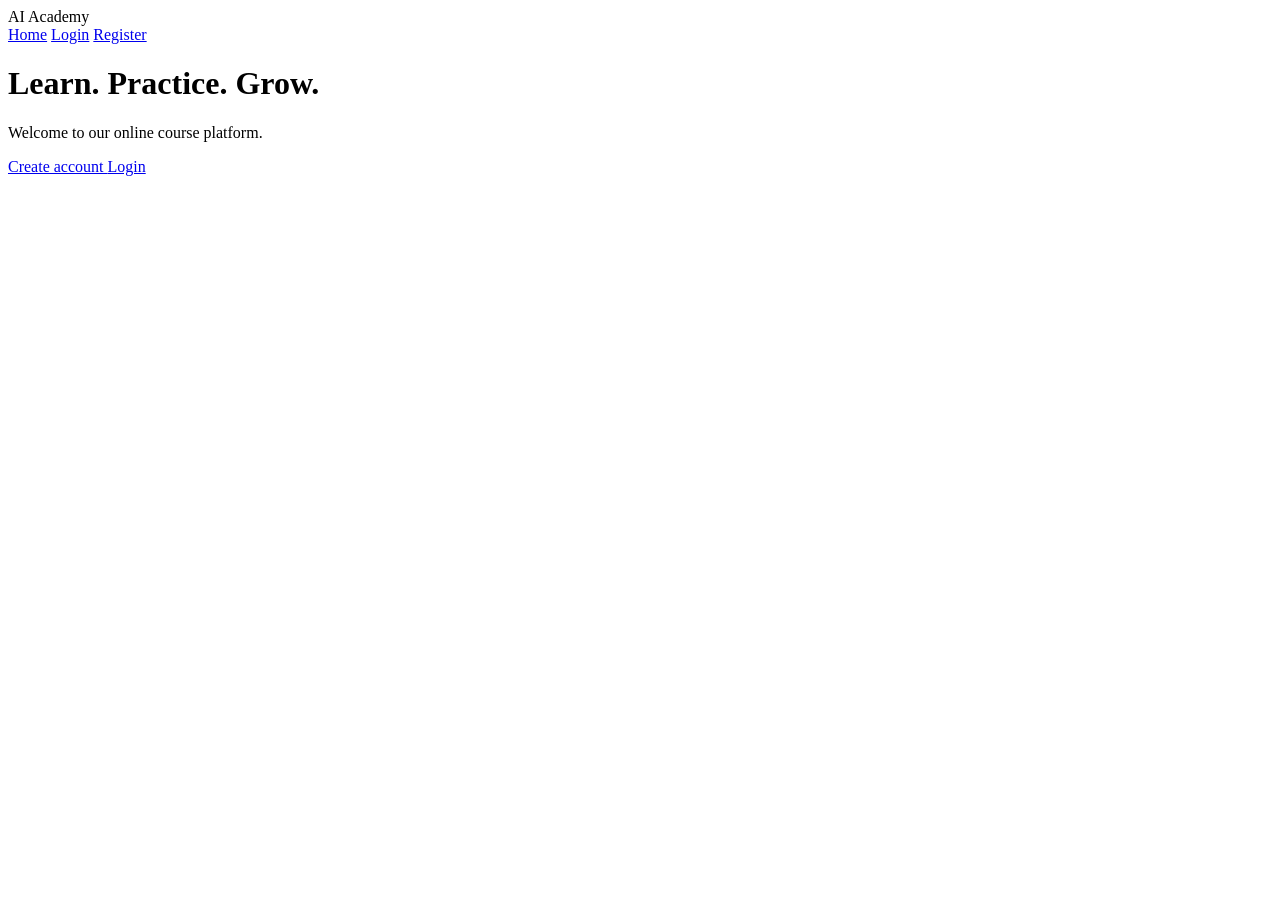
<file: frontend/index.html>
<!DOCTYPE html>
<html lang="en">
<head>
    <meta charset="UTF-8">
    <meta name="viewport" content="width=device-width, initial-scale=1.0">

    <title>AI Academy</title>

    <link rel="stylesheet" href="style.css">
</head>

<body>

<header class="navbar">

    <div class="logo">
        AI Academy
    </div>

    <nav>
        <a href="index.html">Home</a>
        <a href="login.html">Login</a>
        <a href="register.html">Register</a>
    </nav>

</header>


<main class="hero">

    <h1>Learn. Practice. Grow.</h1>

    <p>
        Welcome to our online course platform.
    </p>

    <div class="buttons">

        <a class="button" href="register.html">
            Create account
        </a>

        <a class="button secondary" href="login.html">
            Login
        </a>

    </div>

</main>

</body>
</html>
</file>
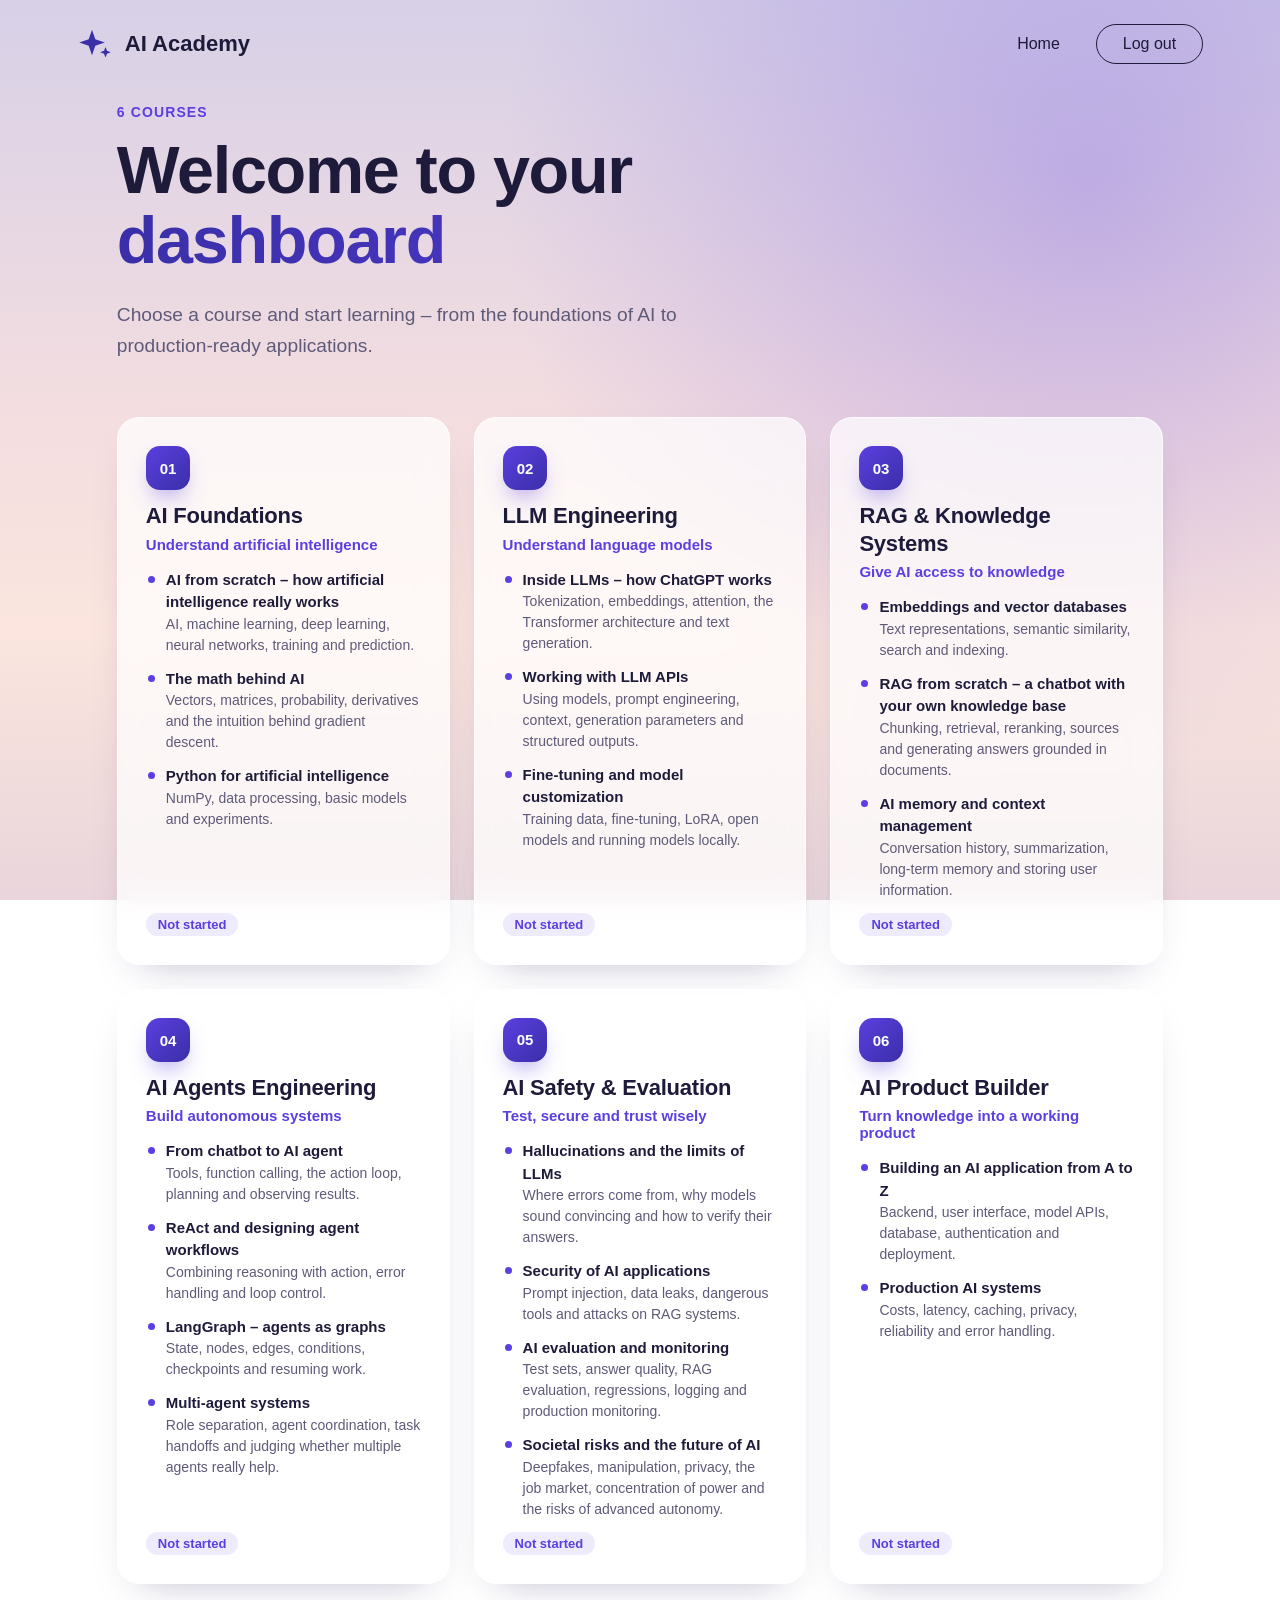
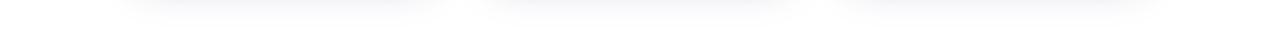
<file: frontend/dashboard.html>
<!DOCTYPE html>
<html lang="en">
<head>
    <meta charset="UTF-8">
    <meta name="viewport" content="width=device-width, initial-scale=1.0">

    <title>Dashboard - AI Academy</title>

    <link rel="stylesheet" href="style.css">
</head>

<body class="auth-page app-page">

<header class="auth-header">

    <a class="brand" href="index.html">
        <svg class="brand-icon" viewBox="0 0 24 24" aria-hidden="true">
            <path d="M10 2.5 12.2 8.8 18.5 11l-6.3 2.2L10 19.5l-2.2-6.3L1.5 11l6.3-2.2L10 2.5z"/>
            <path d="m19 14 1 2.5 2.5 1-2.5 1-1 2.5-1-2.5-2.5-1 2.5-1 1-2.5z"/>
        </svg>
        AI Academy
    </a>

    <nav class="auth-nav">
        <a href="index.html">Home</a>
        <a class="nav-button" href="index.html">Log out</a>
    </nav>

</header>

<main class="app-main">

    <section class="dashboard-intro">
        <p class="promo-eyebrow">6 courses</p>
        <h1 class="promo-title">
            Welcome to your
            <span>dashboard</span>
        </h1>
        <p class="promo-text">
            Choose a course and start learning &ndash; from the foundations
            of AI to production-ready applications.
        </p>
    </section>

    <ul class="course-grid">

        <li class="course-card" id="course-1">
            <span class="course-number">01</span>
            <h2>AI Foundations</h2>
            <p class="course-tagline">Understand artificial intelligence</p>
            <ul class="course-topics">
                <li>
                    <strong>AI from scratch &ndash; how artificial intelligence really works</strong>
                    AI, machine learning, deep learning, neural networks, training and prediction.
                </li>
                <li>
                    <strong>The math behind AI</strong>
                    Vectors, matrices, probability, derivatives and the intuition behind gradient descent.
                </li>
                <li>
                    <strong>Python for artificial intelligence</strong>
                    NumPy, data processing, basic models and experiments.
                </li>
            </ul>
            <span class="course-status">Not started</span>
        </li>

        <li class="course-card" id="course-2">
            <span class="course-number">02</span>
            <h2>LLM Engineering</h2>
            <p class="course-tagline">Understand language models</p>
            <ul class="course-topics">
                <li>
                    <strong>Inside LLMs &ndash; how ChatGPT works</strong>
                    Tokenization, embeddings, attention, the Transformer architecture and text generation.
                </li>
                <li>
                    <strong>Working with LLM APIs</strong>
                    Using models, prompt engineering, context, generation parameters and structured outputs.
                </li>
                <li>
                    <strong>Fine-tuning and model customization</strong>
                    Training data, fine-tuning, LoRA, open models and running models locally.
                </li>
            </ul>
            <span class="course-status">Not started</span>
        </li>

        <li class="course-card" id="course-3">
            <span class="course-number">03</span>
            <h2>RAG &amp; Knowledge Systems</h2>
            <p class="course-tagline">Give AI access to knowledge</p>
            <ul class="course-topics">
                <li>
                    <strong>Embeddings and vector databases</strong>
                    Text representations, semantic similarity, search and indexing.
                </li>
                <li>
                    <strong>RAG from scratch &ndash; a chatbot with your own knowledge base</strong>
                    Chunking, retrieval, reranking, sources and generating answers grounded in documents.
                </li>
                <li>
                    <strong>AI memory and context management</strong>
                    Conversation history, summarization, long-term memory and storing user information.
                </li>
            </ul>
            <span class="course-status">Not started</span>
        </li>

        <li class="course-card" id="course-4">
            <span class="course-number">04</span>
            <h2>AI Agents Engineering</h2>
            <p class="course-tagline">Build autonomous systems</p>
            <ul class="course-topics">
                <li>
                    <strong>From chatbot to AI agent</strong>
                    Tools, function calling, the action loop, planning and observing results.
                </li>
                <li>
                    <strong>ReAct and designing agent workflows</strong>
                    Combining reasoning with action, error handling and loop control.
                </li>
                <li>
                    <strong>LangGraph &ndash; agents as graphs</strong>
                    State, nodes, edges, conditions, checkpoints and resuming work.
                </li>
                <li>
                    <strong>Multi-agent systems</strong>
                    Role separation, agent coordination, task handoffs and judging whether multiple agents really help.
                </li>
            </ul>
            <span class="course-status">Not started</span>
        </li>

        <li class="course-card" id="course-5">
            <span class="course-number">05</span>
            <h2>AI Safety &amp; Evaluation</h2>
            <p class="course-tagline">Test, secure and trust wisely</p>
            <ul class="course-topics">
                <li>
                    <strong>Hallucinations and the limits of LLMs</strong>
                    Where errors come from, why models sound convincing and how to verify their answers.
                </li>
                <li>
                    <strong>Security of AI applications</strong>
                    Prompt injection, data leaks, dangerous tools and attacks on RAG systems.
                </li>
                <li>
                    <strong>AI evaluation and monitoring</strong>
                    Test sets, answer quality, RAG evaluation, regressions, logging and production monitoring.
                </li>
                <li>
                    <strong>Societal risks and the future of AI</strong>
                    Deepfakes, manipulation, privacy, the job market, concentration of power and the risks of advanced autonomy.
                </li>
            </ul>
            <span class="course-status">Not started</span>
        </li>

        <li class="course-card" id="course-6">
            <span class="course-number">06</span>
            <h2>AI Product Builder</h2>
            <p class="course-tagline">Turn knowledge into a working product</p>
            <ul class="course-topics">
                <li>
                    <strong>Building an AI application from A to Z</strong>
                    Backend, user interface, model APIs, database, authentication and deployment.
                </li>
                <li>
                    <strong>Production AI systems</strong>
                    Costs, latency, caching, privacy, reliability and error handling.
                </li>
            </ul>
            <span class="course-status">Not started</span>
        </li>

    </ul>

</main>

</body>
</html>
</file>
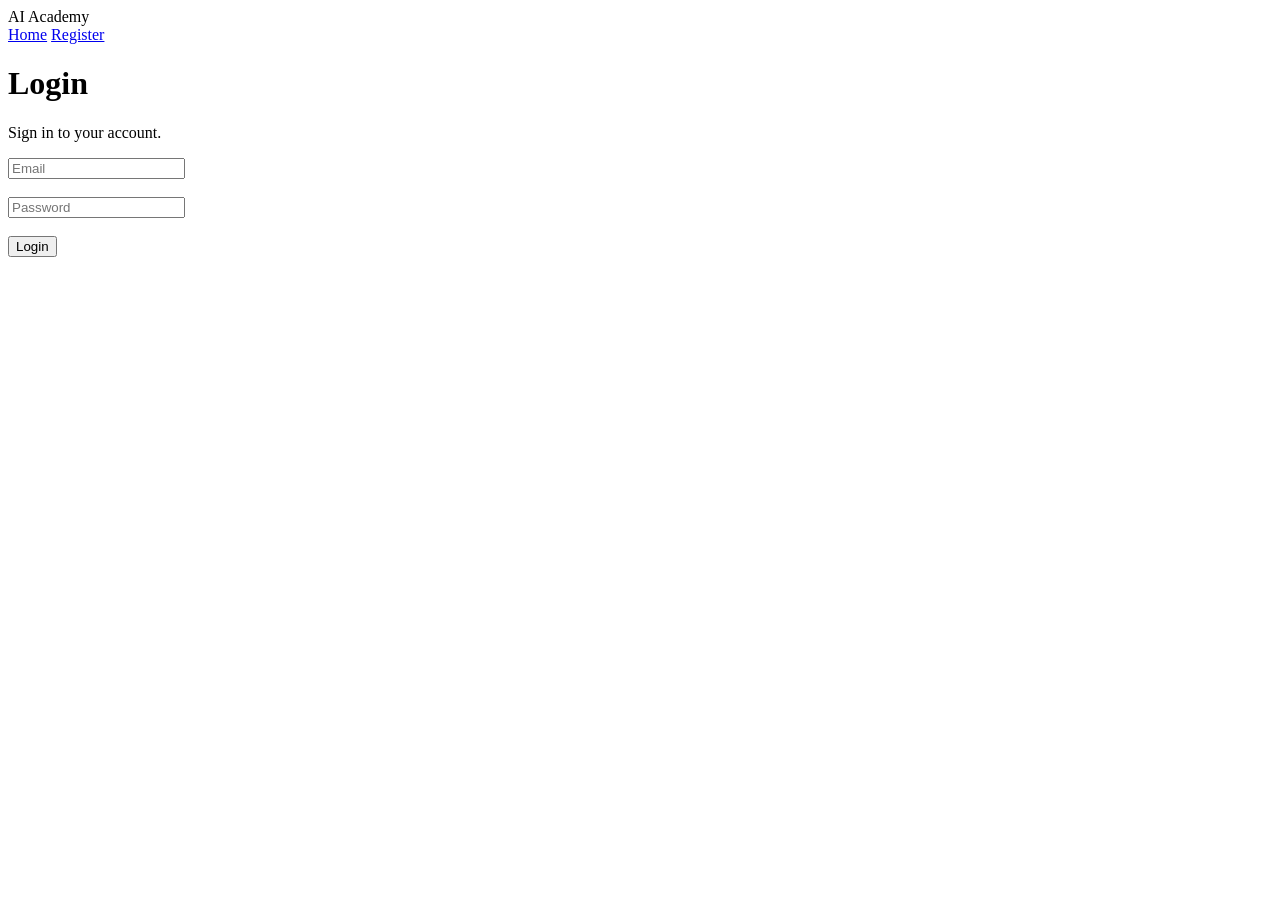
<file: frontend/login.html>
<!DOCTYPE html>
<html lang="en">
<head>
    <meta charset="UTF-8">
    <meta name="viewport" content="width=device-width, initial-scale=1.0">

    <title>Login - AI Academy</title>

    <link rel="stylesheet" href="style.css">
</head>

<body>

<header class="navbar">

    <div class="logo">
        AI Academy
    </div>

    <nav>
        <a href="index.html">Home</a>
        <a href="register.html">Register</a>
    </nav>

</header>


<main class="hero">

    <h1>Login</h1>

    <p>Sign in to your account.</p>

    <form>

        <input type="email" placeholder="Email">

        <br><br>

        <input type="password" placeholder="Password">

        <br><br>

        <button type="submit">
            Login
        </button>

    </form>

</main>

</body>
</html>
</file>
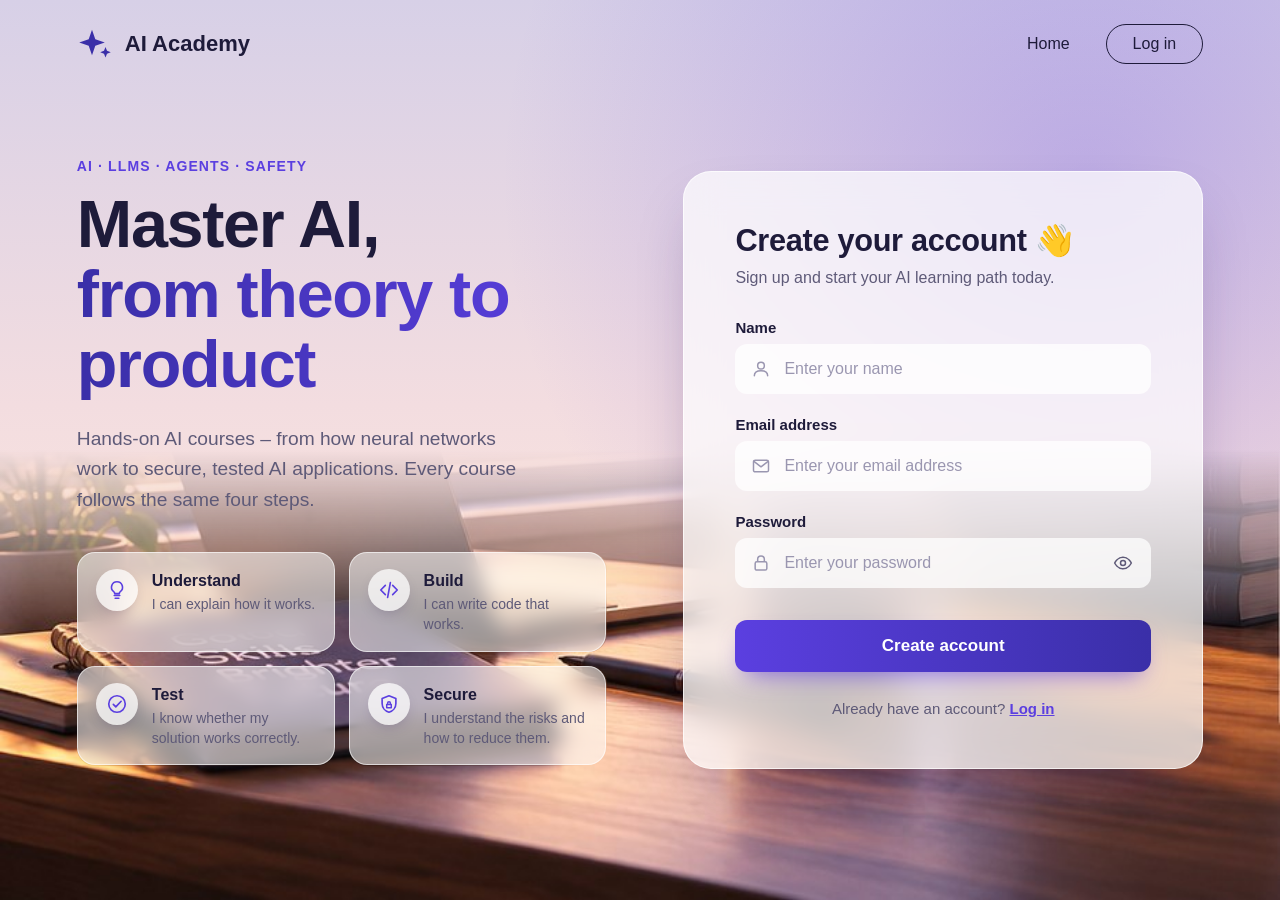
<file: frontend/register.html>
<!DOCTYPE html>
<html lang="en">
<head>
    <meta charset="UTF-8">
    <meta name="viewport" content="width=device-width, initial-scale=1.0">

    <title>Register - AI Academy</title>

    <link rel="stylesheet" href="style.css">
</head>

<body class="auth-page">

<header class="auth-header">

    <a class="brand" href="index.html">
        <svg class="brand-icon" viewBox="0 0 24 24" aria-hidden="true">
            <path d="M10 2.5 12.2 8.8 18.5 11l-6.3 2.2L10 19.5l-2.2-6.3L1.5 11l6.3-2.2L10 2.5z"/>
            <path d="m19 14 1 2.5 2.5 1-2.5 1-1 2.5-1-2.5-2.5-1 2.5-1 1-2.5z"/>
        </svg>
        AI Academy
    </a>

    <nav class="auth-nav">
        <a href="index.html">Home</a>
        <a class="nav-button" href="login.html">Log in</a>
    </nav>

</header>

<main class="auth-layout">

    <section class="promo">

        <p class="promo-eyebrow">AI &middot; LLMs &middot; Agents &middot; Safety</p>

        <h1 class="promo-title">
            Master AI,
            <span>from theory to product</span>
        </h1>

        <p class="promo-text">
            Hands-on AI courses &ndash; from how neural networks work to
            secure, tested AI applications. Every course follows the same
            four steps.
        </p>

        <ol class="skill-path">
            <li class="skill-step">
                <span class="skill-icon">
                    <svg viewBox="0 0 24 24" aria-hidden="true">
                        <path d="M9 18h6M10 21h4M12 3a6 6 0 0 0-3.6 10.8c.7.5 1.1 1.3 1.1 2.2h5c0-.9.4-1.7 1.1-2.2A6 6 0 0 0 12 3z" fill="none" stroke="currentColor" stroke-width="1.8" stroke-linecap="round" stroke-linejoin="round"/>
                    </svg>
                </span>
                <span class="skill-text">
                    <strong>Understand</strong>
                    I can explain how it works.
                </span>
            </li>
            <li class="skill-step">
                <span class="skill-icon">
                    <svg viewBox="0 0 24 24" aria-hidden="true">
                        <path d="m8 7-5 5 5 5M16 7l5 5-5 5M13.5 4l-3 16" fill="none" stroke="currentColor" stroke-width="1.8" stroke-linecap="round" stroke-linejoin="round"/>
                    </svg>
                </span>
                <span class="skill-text">
                    <strong>Build</strong>
                    I can write code that works.
                </span>
            </li>
            <li class="skill-step">
                <span class="skill-icon">
                    <svg viewBox="0 0 24 24" aria-hidden="true">
                        <circle cx="12" cy="12" r="9" fill="none" stroke="currentColor" stroke-width="1.8"/>
                        <path d="m8 12.5 2.7 2.7L16.5 9" fill="none" stroke="currentColor" stroke-width="1.8" stroke-linecap="round" stroke-linejoin="round"/>
                    </svg>
                </span>
                <span class="skill-text">
                    <strong>Test</strong>
                    I know whether my solution works correctly.
                </span>
            </li>
            <li class="skill-step">
                <span class="skill-icon">
                    <svg viewBox="0 0 24 24" aria-hidden="true">
                        <path d="M12 3 4.5 6v5.5c0 4.6 3.2 8.4 7.5 9.5 4.3-1.1 7.5-4.9 7.5-9.5V6L12 3z" fill="none" stroke="currentColor" stroke-width="1.8" stroke-linejoin="round"/>
                        <path d="M9.5 12.5h5v3.5h-5zM10.5 12.5v-1.5a1.5 1.5 0 0 1 3 0v1.5" fill="none" stroke="currentColor" stroke-width="1.6" stroke-linejoin="round"/>
                    </svg>
                </span>
                <span class="skill-text">
                    <strong>Secure</strong>
                    I understand the risks and how to reduce them.
                </span>
            </li>
        </ol>

    </section>

    <section class="form-container auth-card">

        <h1>Create your <span class="nowrap">account <span aria-hidden="true">👋</span></span></h1>

        <p class="auth-subtitle">
            Sign up and start your AI learning path today.
        </p>

        <form id="register-form">

            <div class="form-group">
                <label for="name">Name</label>
                <div class="input-wrapper">
                    <svg class="input-icon" viewBox="0 0 24 24" aria-hidden="true">
                        <circle cx="12" cy="8" r="4" fill="none" stroke="currentColor" stroke-width="1.8"/>
                        <path d="M4 20c0-4 3.6-6 8-6s8 2 8 6" fill="none" stroke="currentColor" stroke-width="1.8" stroke-linecap="round"/>
                    </svg>
                    <input
                        type="text"
                        id="name"
                        name="name"
                        placeholder="Enter your name"
                        autocomplete="name"
                    >
                </div>
            </div>

            <div class="form-group">
                <label for="email">Email address</label>
                <div class="input-wrapper">
                    <svg class="input-icon" viewBox="0 0 24 24" aria-hidden="true">
                        <rect x="3" y="5" width="18" height="14" rx="2" fill="none" stroke="currentColor" stroke-width="1.8"/>
                        <path d="m3.5 6.5 8.5 6.5 8.5-6.5" fill="none" stroke="currentColor" stroke-width="1.8" stroke-linejoin="round"/>
                    </svg>
                    <input
                        type="email"
                        id="email"
                        name="email"
                        placeholder="Enter your email address"
                        autocomplete="email"
                    >
                </div>
            </div>

            <div class="form-group">
                <label for="password">Password</label>
                <div class="input-wrapper">
                    <svg class="input-icon" viewBox="0 0 24 24" aria-hidden="true">
                        <rect x="5" y="10.5" width="14" height="10" rx="2" fill="none" stroke="currentColor" stroke-width="1.8"/>
                        <path d="M8 10.5V7.5a4 4 0 0 1 8 0v3" fill="none" stroke="currentColor" stroke-width="1.8"/>
                    </svg>
                    <input
                        type="password"
                        id="password"
                        name="password"
                        placeholder="Enter your password"
                        autocomplete="new-password"
                    >
                    <button
                        type="button"
                        class="toggle-password"
                        aria-label="Show password"
                        aria-pressed="false"
                        aria-controls="password"
                    >
                        <svg class="icon-eye" viewBox="0 0 24 24" aria-hidden="true">
                            <path d="M2 12s3.6-7 10-7 10 7 10 7-3.6 7-10 7S2 12 2 12z" fill="none" stroke="currentColor" stroke-width="1.8" stroke-linejoin="round"/>
                            <circle cx="12" cy="12" r="3" fill="none" stroke="currentColor" stroke-width="1.8"/>
                        </svg>
                        <svg class="icon-eye-off" viewBox="0 0 24 24" aria-hidden="true">
                            <path d="M10.6 5.1A10.6 10.6 0 0 1 12 5c6.4 0 10 7 10 7a17.6 17.6 0 0 1-3.2 4.1M6.6 6.6C3.7 8.4 2 12 2 12s3.6 7 10 7c1.9 0 3.6-.6 5-1.5M9.9 9.9a3 3 0 0 0 4.2 4.2M3 3l18 18" fill="none" stroke="currentColor" stroke-width="1.8" stroke-linecap="round" stroke-linejoin="round"/>
                        </svg>
                    </button>
                </div>
            </div>

            <button type="submit" class="primary-button">Create account</button>

        </form>

        <p id="register-message" role="status"></p>

        <a id="login-button" class="primary-button" href="login.html" hidden>Log in</a>

        <p class="auth-switch">
            Already have an account?
            <a href="login.html">Log in</a>
        </p>

    </section>

</main>

<script src="app.js"></script>

</body>
</html>
</file>
<file: frontend/style.css>
/* ==========================================================
   Design tokens
   ========================================================== */

:root {
    --color-primary: #5b3fe0;
    --color-primary-dark: #4527c4;
    --color-indigo: #3a2fa8;
    --color-text: #1e1b3a;
    --color-text-muted: #5e5a78;
    --color-placeholder: #9a96b0;
    --color-border: rgba(255, 255, 255, 0.7);
    --color-input: rgba(255, 255, 255, 0.75);
    --color-success: #16794c;
    --color-success-bg: rgba(22, 121, 76, 0.1);
    --color-error: #c0264b;
    --color-error-bg: rgba(192, 38, 75, 0.09);

    --radius-card: 28px;
    --radius-input: 12px;
    --shadow-card: 0 30px 60px -20px rgba(40, 24, 90, 0.35);
    --shadow-button: 0 12px 24px -10px rgba(91, 63, 224, 0.7);

    --font-family: "Segoe UI", -apple-system, BlinkMacSystemFont,
        "Helvetica Neue", Arial, sans-serif;
}

/* ==========================================================
   Auth page layout (register)
   ========================================================== */

.auth-page {
    margin: 0;
    min-height: 100vh;
    font-family: var(--font-family);
    color: var(--color-text);
    background:
        radial-gradient(circle at 85% 20%, rgba(91, 63, 224, 0.28), transparent 45%),
        linear-gradient(180deg, #d7d0e7 0%, #f3dde0 45%, #fbe5de 70%, #e9d5db 100%);
    background-attachment: fixed;
    display: flex;
    flex-direction: column;
}

.auth-page *,
.auth-page *::before,
.auth-page *::after {
    box-sizing: border-box;
}

/* Desk photo anchored to the bottom of the page */
.auth-page::before {
    content: "";
    position: fixed;
    inset: auto 0 0 0;
    height: 50vh;
    background: url("images/study-desk.jpg") left bottom / cover no-repeat;
    -webkit-mask-image: linear-gradient(to bottom, transparent 0%, #000 40%);
    mask-image: linear-gradient(to bottom, transparent 0%, #000 40%);
    z-index: 0;
    pointer-events: none;
}

.auth-header,
.auth-layout,
.app-main {
    position: relative;
    z-index: 1;
}

/* ---------- Header ---------- */

.auth-header {
    display: flex;
    align-items: center;
    justify-content: space-between;
    gap: 24px;
    padding: 24px clamp(20px, 6vw, 96px);
}

.brand {
    display: inline-flex;
    align-items: center;
    gap: 12px;
    font-size: 22px;
    font-weight: 700;
    color: var(--color-text);
    text-decoration: none;
}

.brand-icon {
    width: 36px;
    height: 36px;
    fill: var(--color-indigo);
}

.auth-nav {
    display: flex;
    align-items: center;
    gap: clamp(16px, 3vw, 36px);
}

.auth-nav a {
    color: var(--color-text);
    font-size: 16px;
    font-weight: 500;
    text-decoration: none;
    transition: color 0.2s ease;
}

.auth-nav a:hover {
    color: var(--color-primary);
}

.auth-nav .nav-button {
    padding: 10px 26px;
    border: 1.5px solid var(--color-text);
    border-radius: 999px;
    transition: background-color 0.2s ease, color 0.2s ease, border-color 0.2s ease;
}

.auth-nav .nav-button:hover {
    color: #fff;
    background-color: var(--color-primary);
    border-color: var(--color-primary);
}

/* ---------- Two-column layout ---------- */

.auth-layout {
    flex: 1;
    display: grid;
    grid-template-columns: minmax(0, 1.1fr) minmax(0, 520px);
    align-items: center;
    gap: clamp(32px, 6vw, 96px);
    padding: 16px clamp(20px, 6vw, 96px) 64px;
    max-width: 1440px;
    width: 100%;
    margin: 0 auto;
}

/* ---------- Promo section ---------- */

.promo {
    align-self: start;
    padding-top: clamp(16px, 6vh, 72px);
}

.promo-title {
    margin: 0 0 24px;
    font-size: clamp(40px, 5.2vw, 68px);
    line-height: 1.05;
    font-weight: 800;
    letter-spacing: -0.02em;
}

.promo-title span {
    display: block;
    background: linear-gradient(90deg, var(--color-indigo), var(--color-primary));
    -webkit-background-clip: text;
    background-clip: text;
    color: transparent;
}

.promo-text {
    max-width: 460px;
    margin: 0 0 36px;
    font-size: clamp(17px, 1.5vw, 20px);
    line-height: 1.6;
    color: var(--color-text-muted);
}

.promo-eyebrow {
    margin: 0 0 16px;
    font-size: 14px;
    font-weight: 700;
    letter-spacing: 0.08em;
    text-transform: uppercase;
    color: var(--color-primary);
}

/* Four learning steps: Understand, Build, Test, Secure */
.skill-path {
    list-style: none;
    margin: 0;
    padding: 0;
    display: grid;
    grid-template-columns: repeat(2, minmax(0, 1fr));
    gap: 14px;
    max-width: 560px;
}

.skill-step {
    display: flex;
    align-items: flex-start;
    gap: 14px;
    padding: 16px 18px;
    background: rgba(255, 255, 255, 0.55);
    border: 1px solid rgba(255, 255, 255, 0.6);
    border-radius: 18px;
    -webkit-backdrop-filter: blur(10px);
    backdrop-filter: blur(10px);
}

.skill-icon {
    display: inline-grid;
    place-items: center;
    flex-shrink: 0;
    width: 42px;
    height: 42px;
    border-radius: 50%;
    background: rgba(255, 255, 255, 0.75);
    box-shadow: 0 6px 16px -8px rgba(40, 24, 90, 0.4);
}

.skill-icon svg {
    width: 22px;
    height: 22px;
    fill: currentColor;
    color: var(--color-primary);
}

.skill-text {
    display: grid;
    gap: 2px;
    font-size: 14px;
    line-height: 1.45;
    color: var(--color-text-muted);
}

.skill-text strong {
    font-size: 16px;
    color: var(--color-text);
}

/* ---------- Form card ---------- */

.auth-card {
    width: 100%;
    padding: clamp(28px, 4vw, 52px);
    background: rgba(255, 255, 255, 0.72);
    border: 1px solid var(--color-border);
    border-radius: var(--radius-card);
    box-shadow: var(--shadow-card);
    -webkit-backdrop-filter: blur(18px);
    backdrop-filter: blur(18px);
}

.auth-card h1 {
    margin: 0 0 10px;
    font-size: clamp(26px, 2.4vw, 32px);
    font-weight: 800;
    letter-spacing: -0.01em;
}

.auth-subtitle {
    margin: 0 0 32px;
    font-size: 16px;
    color: var(--color-text-muted);
}

.form-group {
    margin-bottom: 22px;
}

.form-group label {
    display: block;
    margin-bottom: 8px;
    font-size: 15px;
    font-weight: 600;
}

.input-wrapper {
    position: relative;
}

.input-icon {
    position: absolute;
    top: 50%;
    left: 16px;
    width: 20px;
    height: 20px;
    transform: translateY(-50%);
    color: var(--color-placeholder);
    pointer-events: none;
}

.input-wrapper input {
    width: 100%;
    padding: 15px 16px 15px 48px;
    font: inherit;
    font-size: 16px;
    color: var(--color-text);
    background: var(--color-input);
    border: 1.5px solid transparent;
    border-radius: var(--radius-input);
    outline: none;
    transition: border-color 0.2s ease, box-shadow 0.2s ease, background-color 0.2s ease;
}

.input-wrapper input[type="password"],
.input-wrapper input#password {
    padding-right: 52px;
}

.input-wrapper input::placeholder {
    color: var(--color-placeholder);
}

.input-wrapper input:focus {
    background: #fff;
    border-color: var(--color-primary);
    box-shadow: 0 0 0 4px rgba(91, 63, 224, 0.15);
}

.toggle-password {
    position: absolute;
    top: 50%;
    right: 10px;
    display: grid;
    place-items: center;
    width: 36px;
    height: 36px;
    padding: 0;
    transform: translateY(-50%);
    color: var(--color-text-muted);
    background: transparent;
    border: 0;
    border-radius: 8px;
    cursor: pointer;
}

.toggle-password:hover {
    color: var(--color-primary);
}

.toggle-password:focus-visible {
    outline: 2px solid var(--color-primary);
    outline-offset: 2px;
}

.toggle-password svg {
    width: 20px;
    height: 20px;
}

.toggle-password .icon-eye-off,
.toggle-password[aria-pressed="true"] .icon-eye {
    display: none;
}

.toggle-password[aria-pressed="true"] .icon-eye-off {
    display: block;
}

.primary-button {
    width: 100%;
    margin-top: 10px;
    padding: 16px;
    font: inherit;
    font-size: 17px;
    font-weight: 700;
    color: #fff;
    background: linear-gradient(90deg, var(--color-primary), var(--color-indigo));
    border: 0;
    border-radius: var(--radius-input);
    box-shadow: var(--shadow-button);
    cursor: pointer;
    transition: transform 0.15s ease, box-shadow 0.15s ease, filter 0.15s ease;
}

a.primary-button {
    display: block;
    text-align: center;
    text-decoration: none;
}

.primary-button[hidden] {
    display: none;
}

.primary-button:hover {
    filter: brightness(1.08);
    transform: translateY(-1px);
}

.primary-button:active {
    transform: translateY(0);
}

.primary-button:focus-visible {
    outline: 3px solid rgba(91, 63, 224, 0.4);
    outline-offset: 3px;
}

/* ---------- Messages ---------- */

#register-message {
    margin: 20px 0 0;
    padding: 12px 16px;
    font-size: 15px;
    font-weight: 600;
    border-radius: var(--radius-input);
}

#register-message:empty {
    display: none;
}

.success-message {
    color: var(--color-success);
    background: var(--color-success-bg);
}

.error-message {
    color: var(--color-error);
    background: var(--color-error-bg);
}

.auth-switch {
    margin: 28px 0 0;
    text-align: center;
    font-size: 15px;
    color: var(--color-text-muted);
}

.auth-switch a {
    color: var(--color-primary);
    font-weight: 700;
}

.auth-switch a:hover {
    color: var(--color-primary-dark);
}

/* ==========================================================
   App page (dashboard)
   ========================================================== */

/* The desk photo would sit behind the course cards */
.app-page::before {
    display: none;
}

.app-main {
    width: 100%;
    max-width: 1200px;
    margin: 0 auto;
    padding: 16px clamp(20px, 6vw, 96px) 72px;
}

.dashboard-intro {
    margin-bottom: 56px;
}

.dashboard-intro .promo-text {
    max-width: 560px;
    margin-bottom: 0;
}

/* One card per course, topics listed as bullet points */
.course-grid {
    list-style: none;
    margin: 0;
    padding: 0;
    display: grid;
    grid-template-columns: repeat(auto-fill, minmax(min(100%, 320px), 1fr));
    gap: 24px;
}

.course-card {
    display: flex;
    flex-direction: column;
    gap: 12px;
    padding: 28px;
    background: rgba(255, 255, 255, 0.72);
    border: 1px solid var(--color-border);
    border-radius: 22px;
    box-shadow: 0 18px 40px -24px rgba(40, 24, 90, 0.35);
    -webkit-backdrop-filter: blur(14px);
    backdrop-filter: blur(14px);
    transition: transform 0.2s ease, box-shadow 0.2s ease;
}

.course-card:hover {
    transform: translateY(-3px);
    box-shadow: var(--shadow-card);
}

.course-number {
    display: inline-grid;
    place-items: center;
    width: 44px;
    height: 44px;
    font-size: 15px;
    font-weight: 800;
    color: #fff;
    background: linear-gradient(135deg, var(--color-primary), var(--color-indigo));
    border-radius: 14px;
    box-shadow: var(--shadow-button);
}

.course-card h2 {
    margin: 0;
    font-size: 22px;
    line-height: 1.25;
    font-weight: 800;
    letter-spacing: -0.01em;
}

.course-tagline {
    margin: -6px 0 0;
    font-size: 15px;
    font-weight: 600;
    color: var(--color-primary);
}

.course-topics {
    flex: 1;
    margin: 4px 0 0;
    padding: 0;
    list-style: none;
    display: grid;
    align-content: start;
    gap: 12px;
}

.course-topics li {
    position: relative;
    padding-left: 20px;
    font-size: 14px;
    line-height: 1.5;
    color: var(--color-text-muted);
}

.course-topics li::before {
    content: "";
    position: absolute;
    top: 7px;
    left: 2px;
    width: 7px;
    height: 7px;
    border-radius: 50%;
    background: var(--color-primary);
}

.course-topics strong {
    display: block;
    font-size: 15px;
    color: var(--color-text);
}

.course-status {
    align-self: flex-start;
    padding: 4px 12px;
    font-size: 13px;
    font-weight: 600;
    color: var(--color-primary);
    background: rgba(91, 63, 224, 0.1);
    border-radius: 999px;
}

/* ==========================================================
   Responsive
   ========================================================== */

@media (max-width: 960px) {
    .auth-page {
        position: relative;
        background-attachment: scroll;
    }

    .auth-page::before {
        position: absolute;
        height: 420px;
    }

    .auth-layout {
        grid-template-columns: minmax(0, 1fr);
        justify-items: center;
        align-content: start;
        gap: 40px;
        padding-bottom: 48px;
    }

    .promo {
        max-width: 560px;
        padding-top: 8px;
        text-align: center;
    }

    .promo-text {
        margin-left: auto;
        margin-right: auto;
    }

    .skill-path {
        margin: 0 auto;
        text-align: left;
    }

    .auth-card {
        max-width: 520px;
    }
}

@media (max-width: 560px) {
    .auth-header {
        padding: 16px 20px;
    }

    .brand {
        font-size: 18px;
    }

    .brand-icon {
        width: 28px;
        height: 28px;
    }

    .auth-nav {
        gap: 14px;
    }

    .auth-nav .nav-button {
        padding: 8px 16px;
    }

    .skill-path {
        grid-template-columns: minmax(0, 1fr);
    }

    .auth-card {
        border-radius: 22px;
    }

    .auth-card h1 {
        font-size: 24px;
    }
}

.nowrap {
    white-space: nowrap;
}

@media (prefers-reduced-motion: reduce) {
    .auth-page * {
        transition: none !important;
    }
}
</file>
